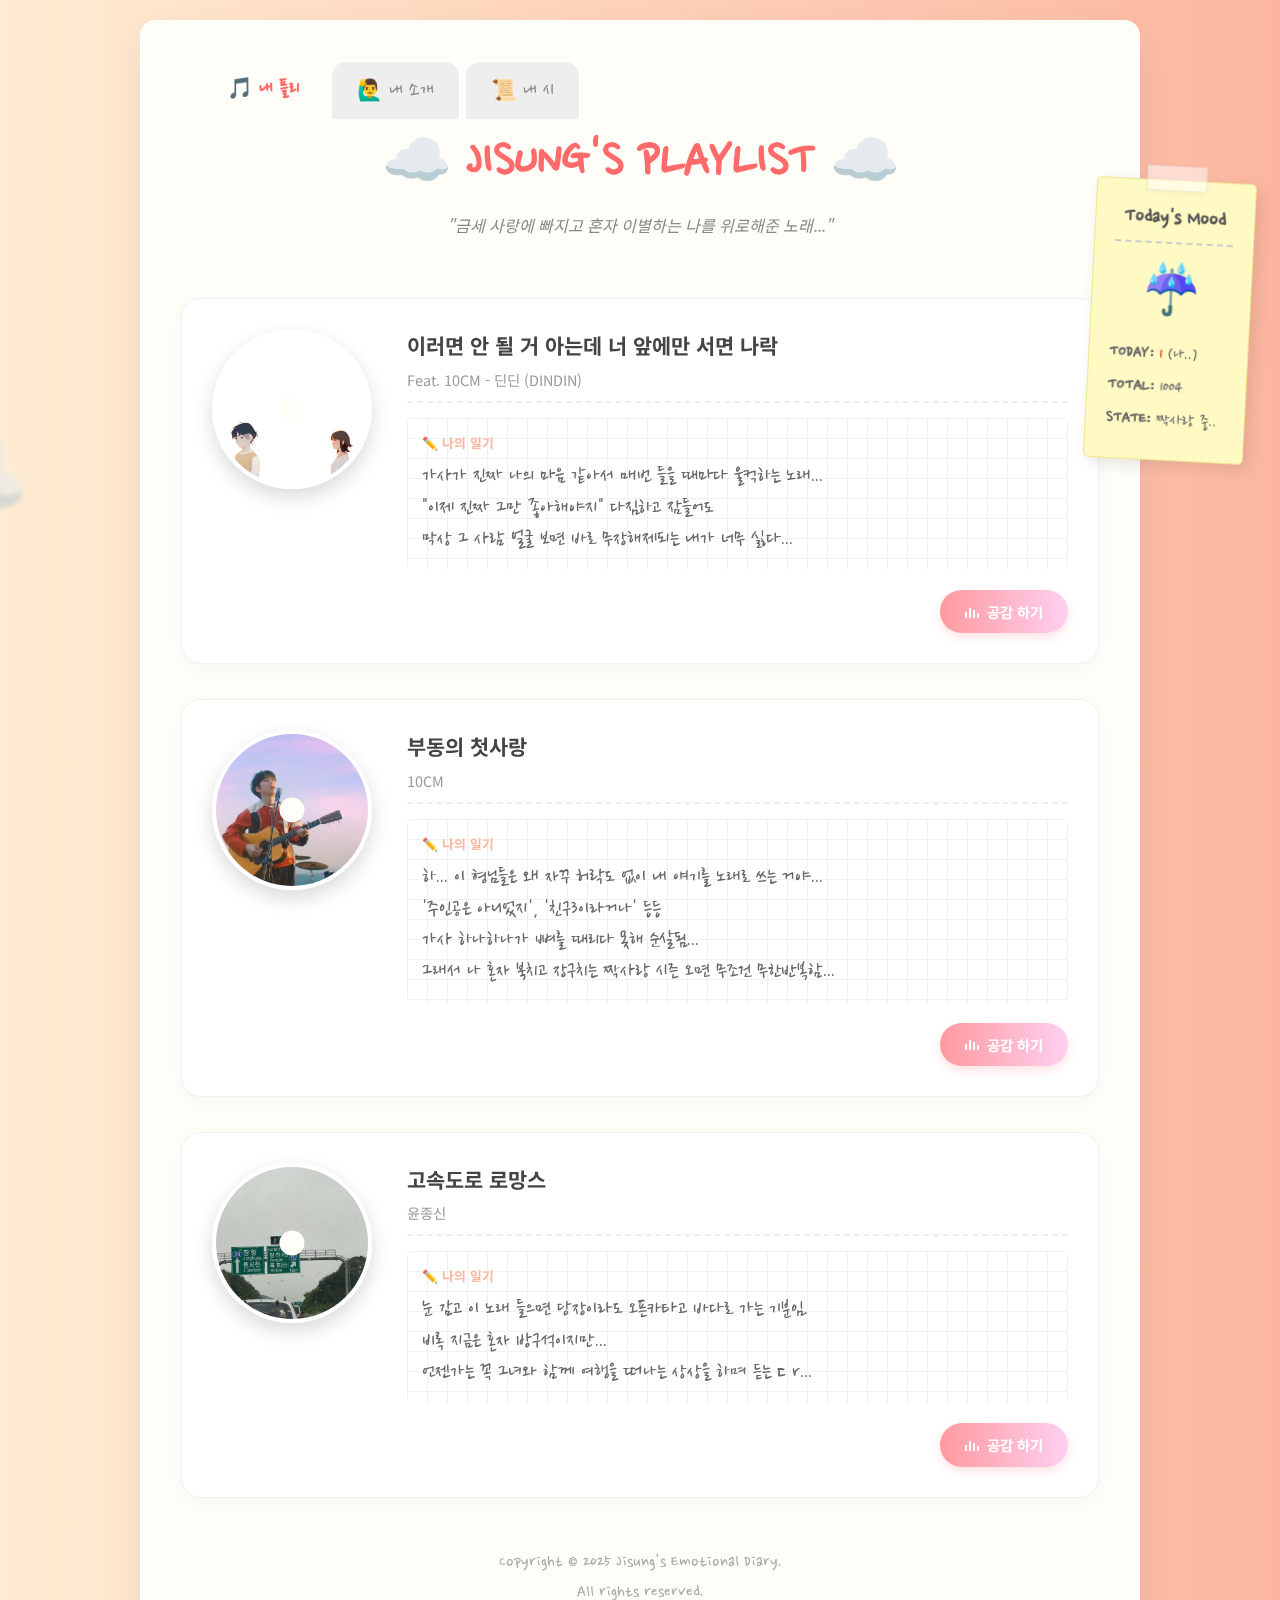
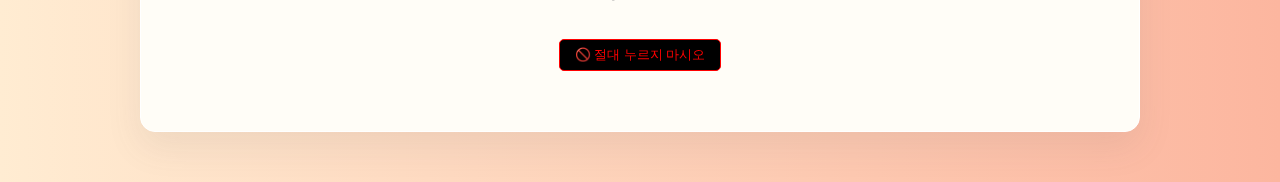
<file: index.html>
<!DOCTYPE html>
<html lang="ko">
<head>
    <meta charset="UTF-8">
    <meta name="viewport" content="width=device-width, initial-scale=1.0">
    <title>나의 명곡 TOP 3 - 지성이의 미니홈피</title>
    <link href="https://fonts.googleapis.com/css2?family=Nanum+Pen+Script&family=Noto+Sans+KR:wght@400;700&display=swap" rel="stylesheet">
    <link rel="stylesheet" href="style.css">
</head>
<body>
    <div class="floating-bg">
        <span class="cloud c1">☁️</span>
        <span class="cloud c2">☁️</span>
        <span class="heart h1">💔</span> <span class="cloud c3">☁️</span>
    </div>

    <div class="side-widget">
        <h3>Today's Mood</h3>
        <div class="mood-icon">☔️</div> <ul class="status-list">
            <li><b>TODAY:</b> <span style="color:red">1</span> (나..)</li>
            <li><b>TOTAL:</b> 1004</li>
            <li><b>STATE:</b> 짝사랑 중..</li>
        </ul>
        <div class="sticker-tape"></div>
    </div>
    <div class="container">
        <ul class="tab-menu">
            <li class="tab-item"><a href="index.html" class="tab-link active">🎵 내 플리</a></li>
            <li class="tab-item"><a href="profile.html" class="tab-link">🙋‍♂️ 내 소개</a></li>
            <li class="tab-item"><a href="poem.html" class="tab-link">📜 내 시</a></li>
        </ul>
        <header>
            <div class="title-box">
                <h1>☁️ JISUNG'S PLAYLIST ☁️</h1>
                <p class="subtitle">"금세 사랑에 빠지고 혼자 이별하는 나를 위로해준 노래..."</p>
            </div>
        </header>

        <main>
            <div class="song-card">
                <div class="image-wrapper">
                    <img src="photo1.jpeg" alt="딘딘 앨범 커버">
                    <div class="center-hole"></div>
                    <span class="rank-badge">PICK 1</span>
                </div>
                <div class="song-content">
                    <div class="song-header">
                        <h2>이러면 안 될 거 아는데 너 앞에만 서면 나락</h2>
                        <p class="artist">Feat. 10CM - 딘딘 (DINDIN)</p>
                    </div>
                    
                    <div class="behind-story">
                        <h3>✏️ 나의 일기</h3>
                        <p class="placeholder-text">가사가 진짜 나의 마음 같아서 매번 들을 때마다 울컥하는 노래...<br>
                        "이제 진짜 그만 좋아해야지" 다짐하고 잠들어도<br>
                        막상 그 사람 얼굴 보면 바로 무장해제되는 내가 너무 싫다...<br>
                        </p>
                    </div>

                    <div class="action-area">
                        <a href="https://www.youtube.com/watch?v=fgAY7BJSKsg&list=RDfgAY7BJSKsg&start_radio=1" target="_blank" class="play-btn">
                            <div class="equalizer">
                                <span></span><span></span><span></span><span></span>
                            </div>
                            <span>공감 하기</span>
                        </a>
                    </div>
                </div>
            </div>

            <div class="song-card">
                <div class="image-wrapper">
                    <img src="photo2.jpeg" alt="10CM 앨범 커버">
                    <div class="center-hole"></div>
                    <span class="rank-badge">PICK 2</span>
                </div>
                <div class="song-content">
                    <div class="song-header">
                        <h2>부동의 첫사랑</h2>
                        <p class="artist">10CM</p>
                    </div>

                    <div class="behind-story">
                        <h3>✏️ 나의 일기</h3>
                        <p class="placeholder-text">하... 이 형님들은 왜 자꾸 허락도 없이 내 얘기를 노래로 쓰는 거야...<br>
                        '주인공은 아니었지', '친구3이라거나' 등등<br>
                        가사 하나하나가 뼈를 때리다 못해 순살됨...<br>
                        그래서 나 혼자 북치고 장구치는 짝사랑 시즌 오면 무조건 무한반복함...<br>
                        </p>
                    </div>

                    <div class="action-area">
                        <a href="https://www.youtube.com/watch?v=6iZyquKcpzg&list=RD6iZyquKcpzg&start_radio=1" target="_blank" class="play-btn">
                            <div class="equalizer">
                                <span></span><span></span><span></span><span></span>
                            </div>
                            <span>공감 하기</span>
                        </a>
                    </div>
                </div>
            </div>

            <div class="song-card">
                <div class="image-wrapper">
                    <img src="photo3.jpeg" alt="윤종신 앨범 커버">
                    <div class="center-hole"></div>
                    <span class="rank-badge">PICK 3</span>
                </div>
                <div class="song-content">
                    <div class="song-header">
                        <h2>고속도로 로망스</h2>
                        <p class="artist">윤종신</p>
                    </div>

                    <div class="behind-story">
                        <h3>✏️ 나의 일기</h3>
                        <p class="placeholder-text">눈 감고 이 노래 들으면 당장이라도 오픈카타고 바다로 가는 기분임.<br>
                        비록 지금은 혼자 방구석이지만...<br>
                        언젠가는 꼭 그녀와 함께 여행을 떠나는 상상을 하며 듣는ㄷr...<br>
                        </p>
                    </div>

                    <div class="action-area">
                        <a href="https://www.youtube.com/watch?v=bzq61UADT3M&list=RDbzq61UADT3M&start_radio=1" target="_blank" class="play-btn">
                            <div class="equalizer">
                                <span></span><span></span><span></span><span></span>
                            </div>
                            <span>공감 하기</span>
                        </a>
                    </div>
                </div>
            </div>
        </main>

        <footer>
            <p>Copyright © 2025 Jisung's Emotional Diary.<br>
            All rights reserved.<br>
            </p>
        </footer>
                <div style="text-align: center; margin-top: 30px; margin-bottom: 20px;">
            <a href="#secret-room" class="secret-btn">🚫 절대 누르지 마시오</a>
        </div>

        <div id="secret-room" class="overlay">
            <div class="popup">
                <h2>🤫 들켰다!</h2>
                <p>
                    여기까지 누르시다니 호기심이 대단하시군요.<br>
                    사실 이 홈페이지는 과제용이기도 하지만...<br>
                    <br>
                    <strong style="color:red;">"미래의 여자친구"</strong>를 위한<br>
                    공개 구혼장이기도 합니다.<br>
                    <br>
                    연락 기다립니다..<br>
                    전번 010-9296-6850<br>
                    이메일 wltjd9699@hanyang.ac.kr<br>
                </p>
                <a href="#" class="close-btn">닫기 (모른 척 하기)</a>
            </div>
        </div>

    </div>

</body>
</html>
</file>
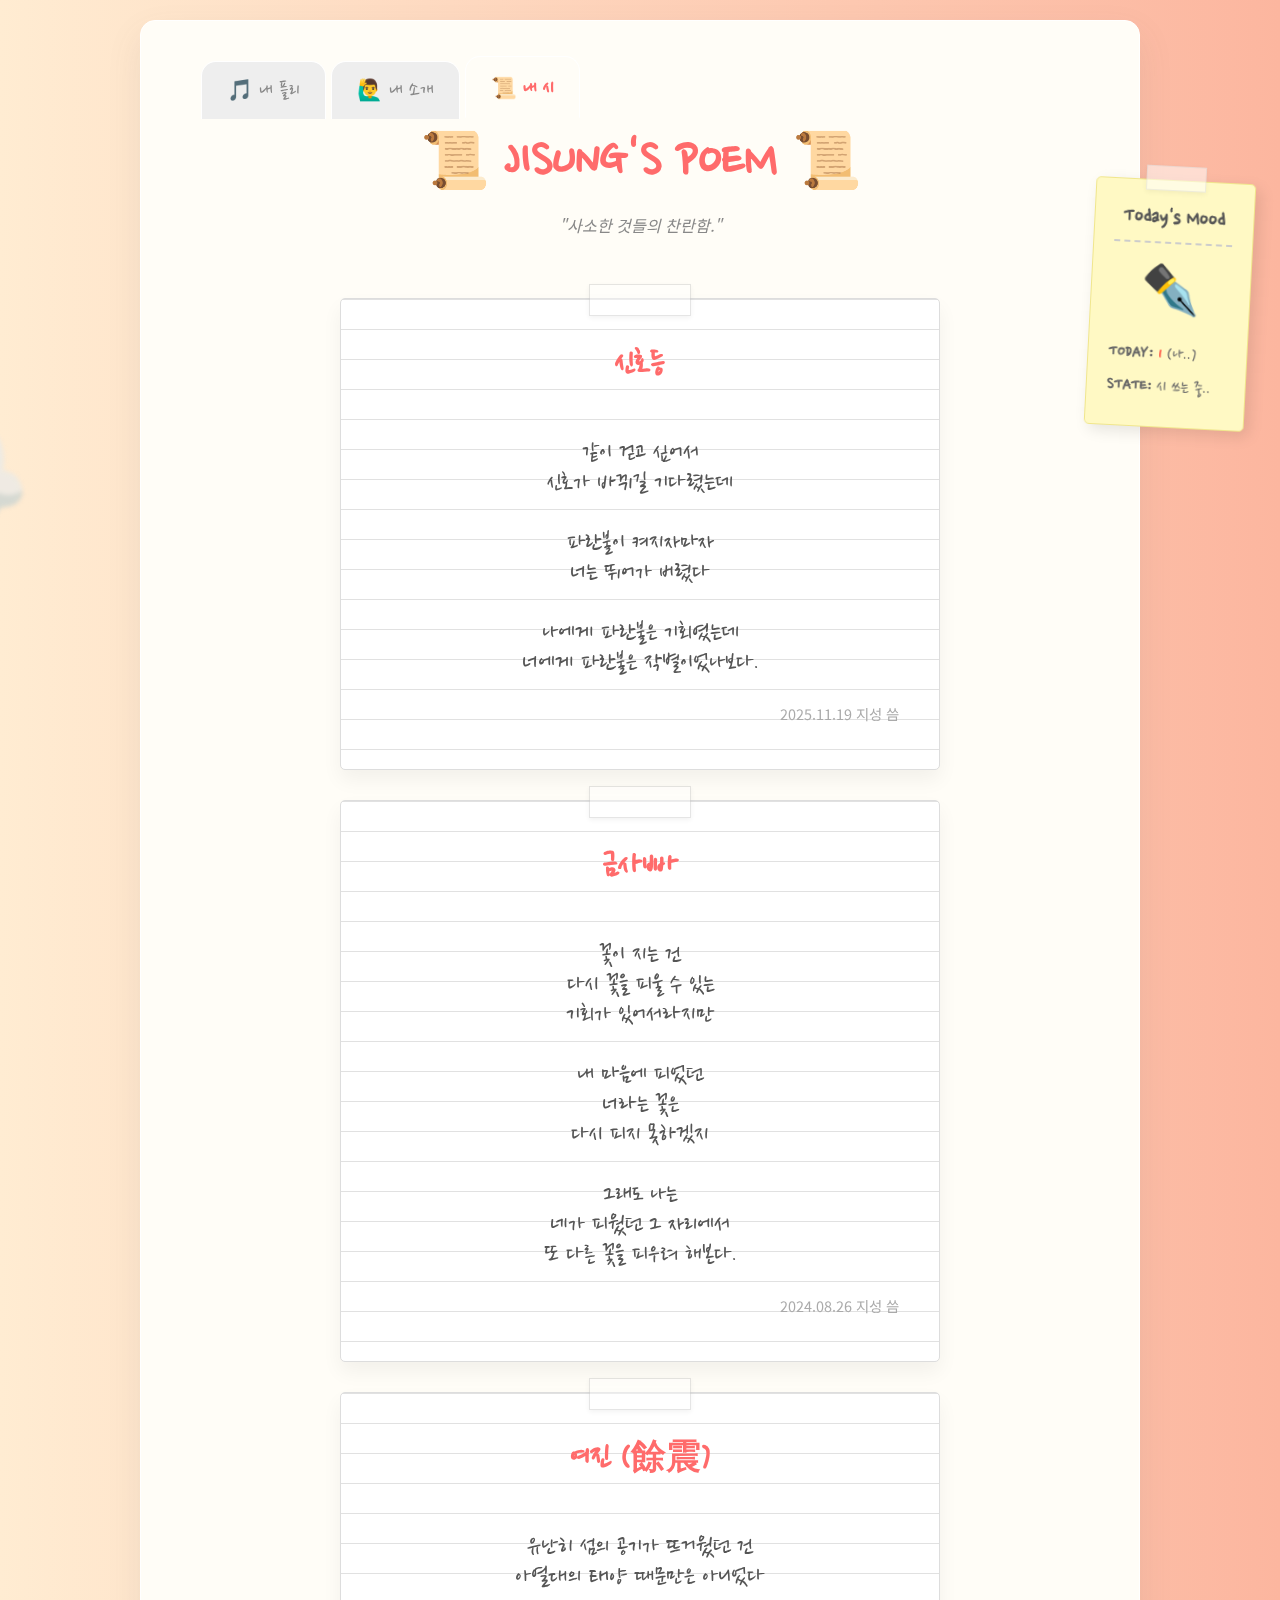
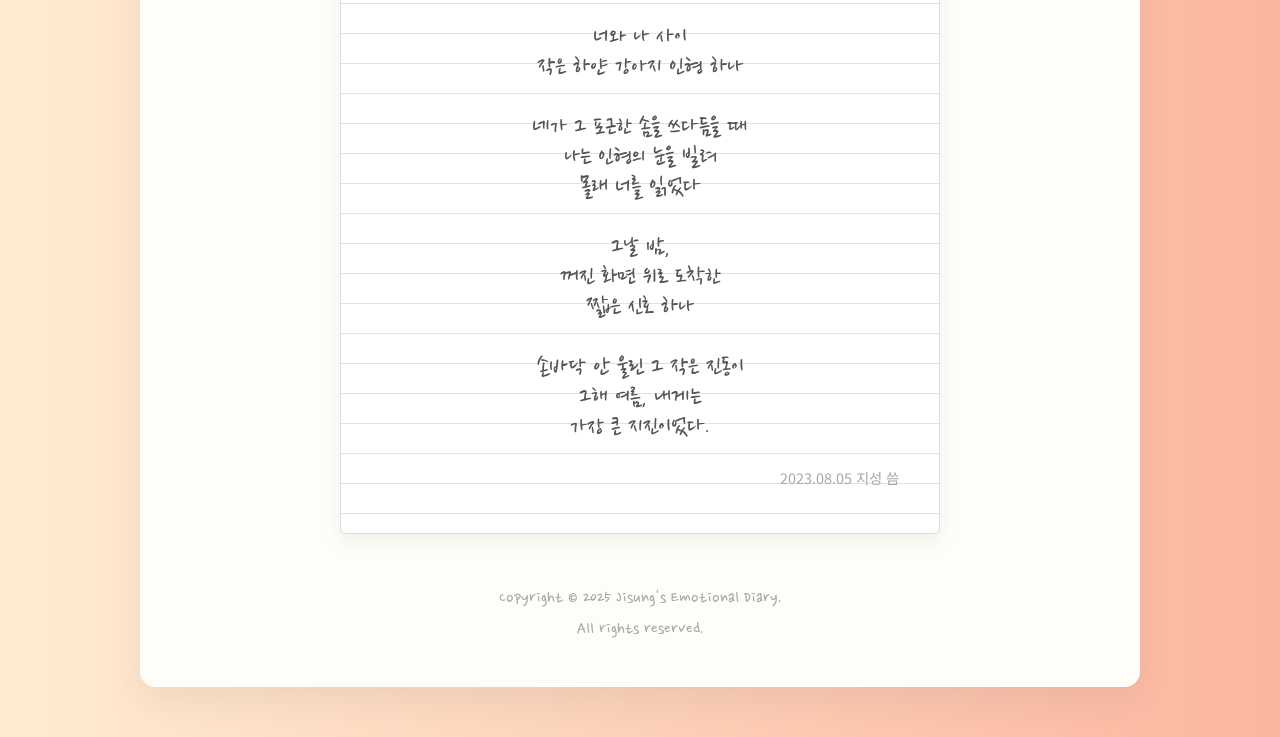
<file: poem.html>
<!DOCTYPE html>
<html lang="ko">
<head>
    <meta charset="UTF-8">
    <meta name="viewport" content="width=device-width, initial-scale=1.0">
    <title>지성이의 시집</title>
    <link href="https://fonts.googleapis.com/css2?family=Nanum+Pen+Script&family=Noto+Sans+KR:wght@400;700&display=swap" rel="stylesheet">
    <link rel="stylesheet" href="style.css">
</head>
<body>
    <div class="floating-bg">
        <span class="cloud c1">☁️</span>
        <span class="cloud c2">☁️</span>
        <span class="heart h1">💔</span>
        <span class="cloud c3">☁️</span>
    </div>
    
    <div class="side-widget">
        <h3>Today's Mood</h3>
        <div class="mood-icon">✒️</div> <ul class="status-list">
            <li><b>TODAY:</b> <span style="color:red">1</span> (나..)</li>
            <li><b>STATE:</b> 시 쓰는 중..</li>
        </ul>
        <div class="sticker-tape"></div>
    </div>

    <div class="container">
        <ul class="tab-menu">
            <li class="tab-item"><a href="index.html" class="tab-link">🎵 내 플리</a></li>
            <li class="tab-item"><a href="profile.html" class="tab-link">🙋‍♂️ 내 소개</a></li>
            <li class="tab-item"><a href="poem.html" class="tab-link active">📜 내 시</a></li>
        </ul>

        <header>
            <div class="title-box">
                <h1>📜 JISUNG'S POEM 📜</h1>
                <p class="subtitle">"사소한 것들의 찬란함."</p>
            </div>
        </header>

        <main class="poem-container">
            
            <div class="poem-paper">
                <h2 class="poem-title">신호등</h2>
                <div class="poem-content">
                    같이 걷고 싶어서
                    신호가 바뀌길 기다렸는데

                    파란불이 켜지자마자
                    너는 뛰어가 버렸다

                    나에게 파란불은 기회였는데
                    너에게 파란불은 작별이었나보다.
                </div>
                <div class="poem-date">2025.11.19 지성 씀</div>
            </div>

            <div class="poem-paper">
                <h2 class="poem-title">금사빠</h2>
                <div class="poem-content">
                    꽃이 지는 건
                    다시 꽃을 피울 수 있는
                    기회가 있어서라지만
                    
                    내 마음에 피었던
                    너라는 꽃은
                    다시 피지 못하겠지

                    그래도 나는
                    네가 피웠던 그 자리에서
                    또 다른 꽃을 피우려 해본다.
                </div>
                <div class="poem-date">2024.08.26 지성 씀</div>
            </div>
            <div class="poem-paper">
                <h2 class="poem-title">여진 (餘震)</h2>
                <div class="poem-content">
                    유난히 섬의 공기가 뜨거웠던 건
                    아열대의 태양 때문만은 아니었다

                    너와 나 사이
                    작은 하얀 강아지 인형 하나

                    네가 그 포근한 솜을 쓰다듬을 때
                    나는 인형의 눈을 빌려
                    몰래 너를 읽었다

                    그날 밤,
                    꺼진 화면 위로 도착한
                    짧은 신호 하나

                    손바닥 안 울린 그 작은 진동이
                    그해 여름, 내게는
                    가장 큰 지진이었다.
                </div>
                <div class="poem-date">2023.08.05 지성 씀</div>
            </div>

        </main>
        
        <footer>
            <p>Copyright © 2025 Jisung's Emotional Diary.<br>
            All rights reserved.<br>
            </p>
        </footer>
    </div>
</body>
</html>
</file>
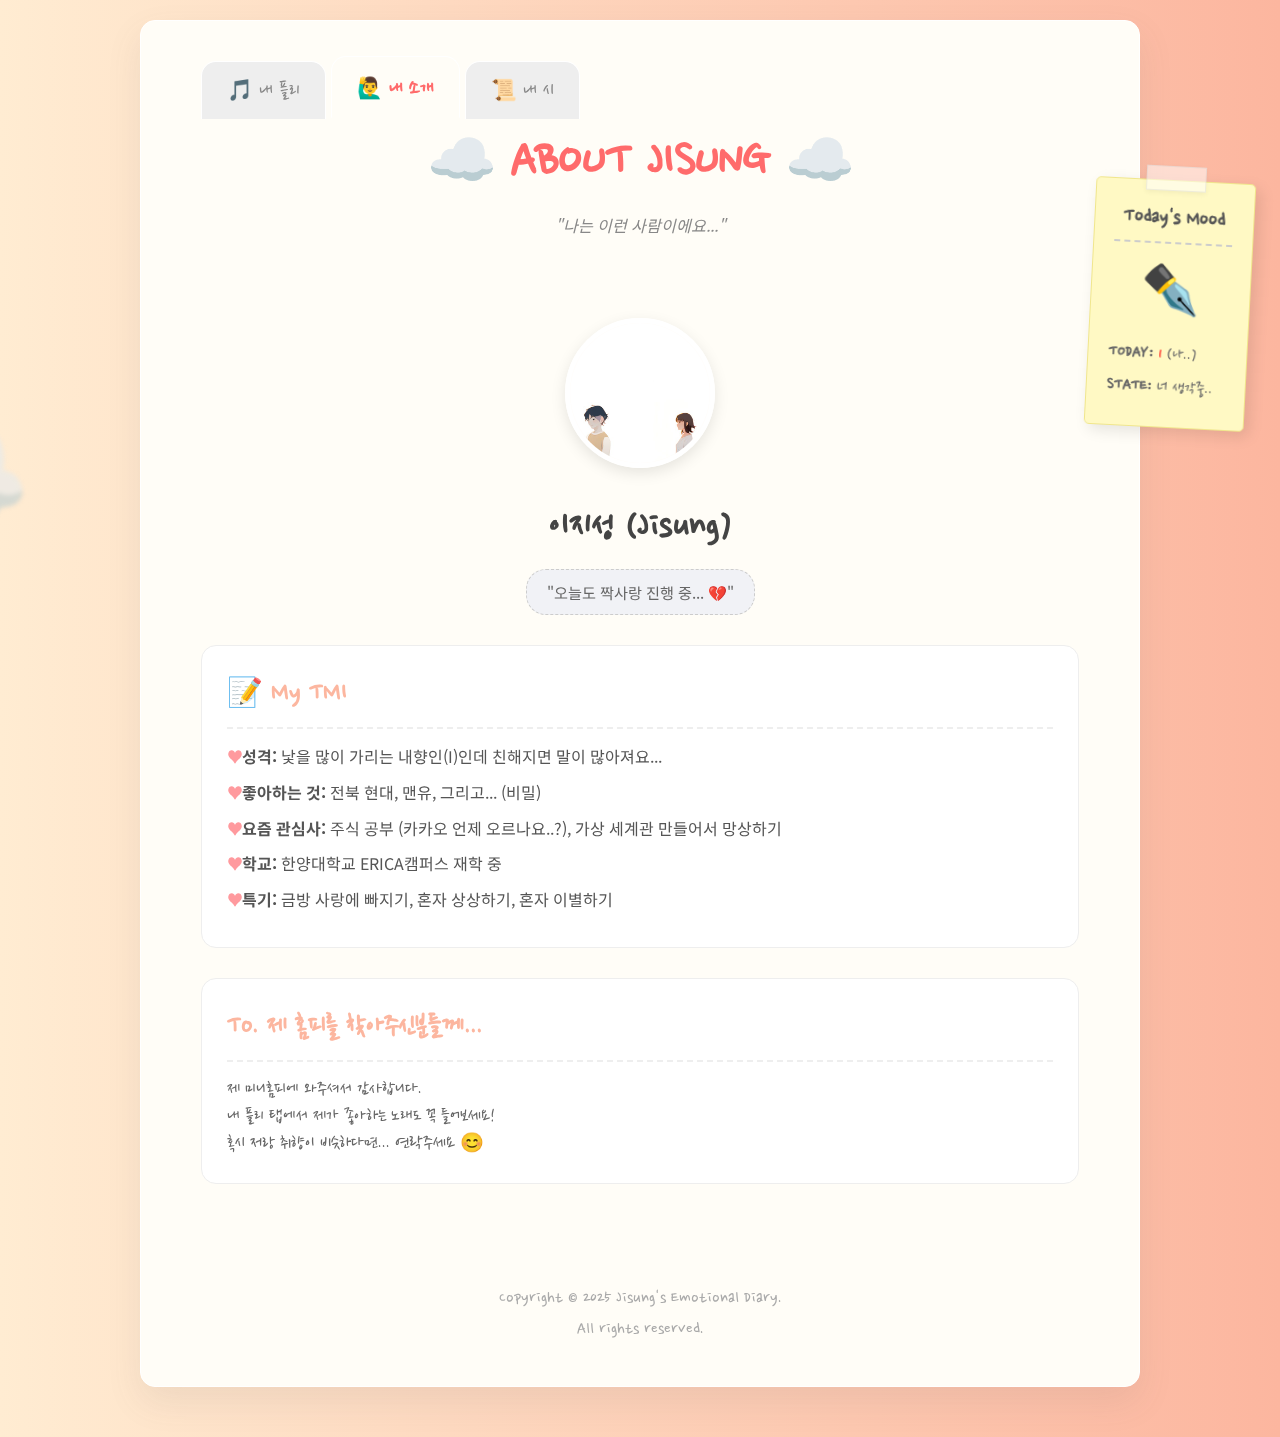
<file: profile.html>
<!DOCTYPE html>
<html lang="ko">
<head>
    <meta charset="UTF-8">
    <meta name="viewport" content="width=device-width, initial-scale=1.0">
    <title>지성이의 프로필</title>
    <link href="https://fonts.googleapis.com/css2?family=Nanum+Pen+Script&family=Noto+Sans+KR:wght@400;700&display=swap" rel="stylesheet">
    <link rel="stylesheet" href="style.css">
</head>
<body>
    <div class="floating-bg">
        <span class="cloud c1">☁️</span>
        <span class="cloud c2">☁️</span>
        <span class="heart h1">💔</span>
        <span class="cloud c3">☁️</span>
    </div>
    
    <div class="side-widget">
        <h3>Today's Mood</h3>
        <div class="mood-icon">✒️</div> <ul class="status-list">
            <li><b>TODAY:</b> <span style="color:red">1</span> (나..)</li>
            <li><b>STATE:</b> 너 생각중..</li>
        </ul>
        <div class="sticker-tape"></div>
    </div>
    <div class="container">
        <ul class="tab-menu">
            <li class="tab-item"><a href="index.html" class="tab-link">🎵 내 플리</a></li>
            <li class="tab-item"><a href="profile.html" class="tab-link active">🙋‍♂️ 내 소개</a></li>
            <li class="tab-item"><a href="poem.html" class="tab-link">📜 내 시</a></li>
        </ul>

        <header>
            <div class="title-box">
                <h1>☁️ ABOUT JISUNG ☁️</h1>
                <p class="subtitle">"나는 이런 사람이에요..."</p>
            </div>
        </header>

        <main class="profile-section">
            <img src="photo1.jpeg" alt="지성이 사진" class="profile-pic">
            
            <div class="profile-info">
                <h2>이지성 (Jisung)</h2>
                <div class="status-message">
                    "오늘도 짝사랑 진행 중... 💔"
                </div>
            </div>

            <div class="tmi-box">
                <h3>📝 My TMI</h3>
                <ul class="tmi-list">
                    <li><b>성격:</b> 낯을 많이 가리는 내향인(I)인데 친해지면 말이 많아져요...</li>
                    <li><b>좋아하는 것:</b> 전북 현대, 맨유, 그리고... (비밀)</li>
                    <li><b>요즘 관심사:</b> 주식 공부 (카카오 언제 오르나요..?), 가상 세계관 만들어서 망상하기</li>
                    <li><b>학교:</b> 한양대학교 ERICA캠퍼스 재학 중</li>
                    <li><b>특기:</b> 금방 사랑에 빠지기, 혼자 상상하기, 혼자 이별하기</li>
                </ul>
            </div>

            <div class="tmi-box">
                <h3>To. 제 홈피를 찾아주신분들께...</h3>
                <p class="placeholder-text" style="font-size: 1.2rem;">
                    제 미니홈피에 와주셔서 감사합니다.<br>
                    내 플리 탭에서 제가 좋아하는 노래도 꼭 들어보세요!<br>
                    혹시 저랑 취향이 비슷하다면... 연락주세요 😊
                </p>
            </div>
        </main>

        <footer>
            <p>Copyright © 2025 Jisung's Emotional Diary.<br>
            All rights reserved.<br>
            </p>
        </footer>
    </div>
</body>
</html>
</file>
<file: style.css>
/* 폰트 및 기본 설정 */
* {
    box-sizing: border-box;
    margin: 0;
    padding: 0;
}

body {
    font-family: 'Noto Sans KR', sans-serif;
    /* 🍑 짝사랑 감성: 따뜻한 피치톤에서 부드러운 하늘색으로 이어지는 파스텔 그라데이션 */
    background: linear-gradient(to top, #dfe9f3 0%, white 100%); 
    background: linear-gradient(120deg, #f6d365 0%, #fda085 100%); /* 노을 질 때 느낌 */
    background: linear-gradient(to right, #ffecd2 0%, #fcb69f 100%); /* 살구빛 설렘 */
    color: #555;
    line-height: 1.6;
    min-height: 100vh;
    padding: 20px 0;
}

/* 컨테이너: 깨끗한 편지지 느낌 */
.container {
    max-width: 1000px;
    width: 95%;
    margin: 0 auto;
    background-color: #fffdf7; /* 아주 연한 미색 (종이 색감) */
    border-radius: 15px;
    /* 그림자를 부드럽게 퍼뜨려 붕 뜬 느낌 */
    box-shadow: 0 15px 35px rgba(100, 100, 100, 0.1);
    padding: 40px;
    position: relative;
    border: 1px solid #fff;
}

/* 헤더 스타일 */
header {
    text-align: center;
    margin-bottom: 60px;
}

.title-box h1 {
    font-family: 'Nanum Pen Script', cursive; /* 손글씨 타이틀 */
    color: #ff6b6b; /* 포인트 컬러: 코랄 핑크 */
    font-size: 3.5rem; /* 타이틀 크기 키움 */
    margin-bottom: 5px;
    letter-spacing: -1px;
}

.subtitle {
    color: #888;
    font-size: 1.0rem;
    font-weight: 400;
    font-style: italic; /* 기울임꼴로 감성 더하기 */
}

/* 노래 카드 스타일 */
.song-card {
    display: flex;
    background: white;
    border-radius: 20px;
    margin-bottom: 35px;
    padding: 30px;
    /* 테두리를 둥글고 부드럽게 */
    border: 1px solid #f0f0f0; 
    box-shadow: 0 5px 20px rgba(0,0,0,0.03);
    transition: transform 0.3s ease;
}

.song-card:hover {
    transform: translateY(-5px);
    border-color: #ffecd2; /* 호버 시 살구빛 테두리 */
}

/* 💿 LP판 스타일 (그대로 유지하되 조금 더 부드럽게) */
.image-wrapper {
    flex: 0 0 160px;
    height: 160px;
    margin-right: 35px;
    border-radius: 50%;
    overflow: hidden;
    position: relative;
    box-shadow: 0 8px 20px rgba(0,0,0,0.15);
    border: 4px solid #fff; /* 흰색 테두리로 깔끔하게 */
}

.image-wrapper img {
    width: 100%;
    height: 100%;
    object-fit: cover;
    transition: transform 0.5s;
}

/* LP판 구멍 */
.center-hole {
    position: absolute;
    top: 50%;
    left: 50%;
    transform: translate(-50%, -50%);
    width: 25px;
    height: 25px;
    background-color: #fffdf7;
    border-radius: 50%;
    z-index: 10;
}

/* 회전 애니메이션 */
@keyframes spin {
    100% { transform: rotate(360deg); }
}

.song-card:hover .image-wrapper img {
    animation: spin 5s linear infinite; /* 천천히 돌아가게 (4s -> 5s) */
}

.rank-badge {
    position: absolute;
    top: 50%;
    left: 50%;
    transform: translate(-50%, -50%);
    background: transparent;
    color: transparent; /* 뱃지 텍스트 숨김 (LP 느낌 강조) */
    width: 100%;
    height: 100%;
    z-index: 20;
}

/* 노래 정보 영역 */
.song-content {
    flex: 1;
    display: flex;
    flex-direction: column;
}

.song-header {
    border-bottom: 2px dashed #eee; /* 점선 밑줄 (노트 느낌) */
    padding-bottom: 10px;
    margin-bottom: 15px;
}

.song-header h2 {
    font-size: 1.3rem;
    color: #444;
    margin-bottom: 5px;
}

.artist {
    color: #999;
    font-size: 0.9rem;
}

/* 📝 일기장 (Behind Story) 디자인 변경 */
.behind-story {
    background-color: #fff; /* 배경 흰색 */
    border: none;
    /* 모눈종이 같은 배경 효과 */
    background-image: linear-gradient(#f1f1f1 1px, transparent 1px), linear-gradient(90deg, #f1f1f1 1px, transparent 1px);
    background-size: 20px 20px;
    
    padding: 15px;
    border-radius: 5px;
    margin-bottom: 20px;
    position: relative;
}

/* '지성이의 일기' 제목 */
.behind-story h3 {
    font-family: 'Noto Sans KR', sans-serif;
    font-size: 0.8rem;
    color: #fcb69f; /* 살구색 */
    margin-bottom: 8px;
}

/* 손글씨 폰트 적용되는 부분 */
.placeholder-text {
    font-family: 'Nanum Pen Script', cursive; /* ✨ 핵심: 손글씨 폰트 */
    color: #666;
    font-size: 1.4rem; /* 손글씨라 조금 크게 */
    line-height: 1.4;
}

/* 버튼 스타일: 부드러운 파스텔톤 */
.action-area {
    text-align: right;
}

.play-btn {
    display: inline-flex;
    align-items: center;
    justify-content: center;
    padding: 10px 25px;
    /* 부드러운 코랄 그라데이션 */
    background: linear-gradient(to right, #ff9a9e 0%, #fecfef 99%, #fecfef 100%);
    color: white;
    text-decoration: none;
    border-radius: 50px; /* 둥글게 */
    font-weight: bold;
    font-size: 0.9rem;
    box-shadow: 0 4px 10px rgba(255, 154, 158, 0.3);
    transition: all 0.3s;
    gap: 8px;
}

.play-btn:hover {
    transform: translateY(-2px);
    box-shadow: 0 6px 15px rgba(255, 154, 158, 0.5);
}


/* 이퀄라이저 (흰색 막대) */
.equalizer {
    display: flex;
    align-items: flex-end;
    height: 12px;
    gap: 2px;
}

.equalizer span {
    display: block;
    width: 2px;
    background-color: white;
    animation: bounce 1s infinite ease-in-out;
}

.equalizer span:nth-child(1) { height: 6px; animation-delay: 0s; }
.equalizer span:nth-child(2) { height: 10px; animation-delay: 0.2s; }
.equalizer span:nth-child(3) { height: 8px; animation-delay: 0.4s; }
.equalizer span:nth-child(4) { height: 5px; animation-delay: 0.1s; }

@keyframes bounce {
    0%, 100% { height: 3px; }
    50% { height: 12px; }
}

/* 모바일 반응형 */
@media (max-width: 768px) {
    .song-card {
        flex-direction: column;
        text-align: center;
    }
    
    .image-wrapper {
        margin: 0 auto 20px auto;
    }

    .song-header {
        border-bottom: none; /* 모바일은 밑줄 제거 */
    }
    
    .behind-story {
        text-align: left; /* 글씨는 왼쪽 정렬 유지 */
    }

    .action-area {
        text-align: center;
    }
}

footer {
    text-align: center;
    margin-top: 50px;
    color: #aaa;
    font-family: 'Nanum Pen Script', cursive;
    font-size: 1.2rem;
}

/* --- 탭 메뉴 스타일 추가 --- */
.tab-menu {
    display: flex;
    list-style: none;
    margin-bottom: -1px; /* 컨테이너와 선을 겹치게 */
    padding-left: 20px;
    z-index: 10;
    position: relative;
}

.tab-item {
    margin-right: 5px;
}

.tab-link {
    display: block;
    padding: 12px 25px;
    background-color: #eee; /* 꺼진 탭 색상 */
    color: #888;
    text-decoration: none;
    border-radius: 15px 15px 0 0; /* 위쪽만 둥글게 */
    font-family: 'Nanum Pen Script', cursive;
    font-size: 1.3rem;
    border: 1px solid #fff;
    border-bottom: none;
    transition: all 0.3s;
}

.tab-link:hover {
    background-color: #f9f9f9;
    color: #ff6b6b;
}

/* 활성화된 탭 스타일 */
.tab-link.active {
    background-color: #fffdf7; /* 컨테이너 배경색과 동일 */
    color: #ff6b6b;
    font-weight: bold;
    border-bottom: 1px solid #fffdf7; /* 밑줄을 지워서 연결된 느낌 */
    padding-top: 15px; /* 살짝 위로 올라온 느낌 */
    margin-top: -5px;
}

/* --- 프로필 페이지(About Me) 스타일 --- */
.profile-section {
    text-align: center;
    padding: 20px;
}

.profile-pic {
    width: 150px;
    height: 150px;
    border-radius: 50%;
    object-fit: cover;
    border: 5px solid white;
    box-shadow: 0 5px 15px rgba(0,0,0,0.1);
    margin-bottom: 20px;
}

.profile-info h2 {
    font-family: 'Nanum Pen Script', cursive;
    font-size: 2.5rem;
    color: #444;
    margin-bottom: 10px;
}

.status-message {
    background-color: #f1f2f6;
    display: inline-block;
    padding: 10px 20px;
    border-radius: 20px;
    color: #666;
    font-size: 0.95rem;
    margin-bottom: 30px;
    border: 1px dashed #ccc;
}

.tmi-box {
    background-color: white;
    border: 1px solid #eee;
    border-radius: 15px;
    padding: 25px;
    text-align: left;
    margin-bottom: 30px;
}

.tmi-box h3 {
    font-family: 'Nanum Pen Script', cursive;
    font-size: 1.8rem;
    color: #fcb69f;
    border-bottom: 2px dashed #eee;
    padding-bottom: 10px;
    margin-bottom: 15px;
}

.tmi-list li {
    list-style: none;
    margin-bottom: 10px;
    font-size: 1rem;
    color: #555;
    padding-left: 15px;
    position: relative;
}

.tmi-list li::before {
    content: '♥';
    color: #ff9a9e;
    position: absolute;
    left: 0;
}
/* --- ▼▼▼ 여백 채우기 디자인 추가 ▼▼▼ --- */

/* 1. 배경 애니메이션 (구름 & 하트) */
.floating-bg {
    position: fixed;
    top: 0;
    left: 0;
    width: 100%;
    height: 100%;
    z-index: -1; /* 컨텐츠 뒤로 보내기 */
    pointer-events: none; /* 마우스 클릭 방해 안 하게 */
    overflow: hidden;
}

.floating-bg span {
    position: absolute;
    opacity: 0.6;
    filter: blur(2px); /* 몽환적인 느낌을 위해 살짝 흐리게 */
    animation: float 20s infinite linear;
}

/* 구름/하트 위치 및 속도 잡기 */
.c1 { top: 10%; left: -10%; font-size: 5rem; animation-duration: 35s; }
.c2 { top: 40%; left: -10%; font-size: 8rem; animation-duration: 45s; animation-delay: 5s; }
.c3 { top: 70%; left: -10%; font-size: 6rem; animation-duration: 30s; animation-delay: 10s; }
.h1 { top: 20%; left: -10%; font-size: 3rem; animation-duration: 25s; animation-delay: 15s; color: #ff9a9e; }

/* 둥둥 떠다니는 움직임 */
@keyframes float {
    0% { transform: translateX(0) rotate(0deg); }
    100% { transform: translateX(110vw) rotate(20deg); } /* 화면 왼쪽에서 오른쪽 끝까지 이동 */
}


/* 2. 우측 사이드 위젯 (포스트잇 스티커) */
.side-widget {
    position: fixed;
    right: 30px;
    top: 180px;
    width: 160px;
    background-color: #fff9c4; /* 노란 포스트잇 색상 */
    padding: 20px;
    border-radius: 5px;
    box-shadow: 5px 5px 15px rgba(0,0,0,0.1);
    transform: rotate(3deg); /* 살짝 삐뚤어지게 붙이기 */
    z-index: 10; /* 컨텐츠 위에 보이게 */
    font-family: 'Nanum Pen Script', cursive;
    text-align: center;
    border: 1px solid #f0e68c;
}

/* 위에 붙은 스카치 테이프 느낌 */
.sticker-tape {
    position: absolute;
    top: -15px;
    left: 50%;
    transform: translateX(-50%);
    width: 60px;
    height: 25px;
    background-color: rgba(255, 255, 255, 0.5);
    border: 1px solid rgba(200, 200, 200, 0.3);
    box-shadow: 0 2px 5px rgba(0,0,0,0.05);
}

.side-widget h3 {
    font-size: 1.4rem;
    color: #555;
    margin-bottom: 10px;
    border-bottom: 2px dashed #ccc;
    padding-bottom: 5px;
}

.mood-icon {
    font-size: 3rem;
    margin-bottom: 10px;
}

.status-list {
    text-align: left;
    list-style: none;
    font-size: 1.1rem;
    color: #666;
}

.status-list li {
    margin-bottom: 5px;
}

/* 모바일에서는 배경 구름만 남기고 사이드 위젯은 가리기 (화면 좁으니까) */
@media (max-width: 1200px) {
    .side-widget {
        display: none;
    }
}

/* --- 📜 '내 시' 탭 전용 스타일 --- */

.poem-container {
    display: flex;
    flex-direction: column;
    align-items: center;
    gap: 30px;
}

.poem-paper {
    background-color: #fff;
    width: 100%;
    max-width: 600px;
    padding: 40px;
    box-shadow: 0 10px 20px rgba(0,0,0,0.05);
    border-radius: 5px;
    /* 종이 질감 및 줄무늬 효과 */
    background-image: linear-gradient(#e1e1e1 1px, transparent 1px);
    background-size: 100% 30px; /* 30px 간격의 줄 */
    line-height: 30px; /* 줄 간격과 맞춤 */
    position: relative;
    border: 1px solid #ddd;
}

/* 종이 구겨진 느낌이나 테이프 효과 */
.poem-paper::before {
    content: '';
    position: absolute;
    top: -15px;
    left: 50%;
    transform: translateX(-50%);
    width: 100px;
    height: 30px;
    background-color: rgba(255, 255, 255, 0.4);
    border: 1px solid rgba(0,0,0,0.1);
    box-shadow: 0 2px 5px rgba(0,0,0,0.05);
}

.poem-title {
    font-family: 'Nanum Pen Script', cursive;
    font-size: 2.2rem;
    text-align: center;
    color: #ff6b6b;
    margin-bottom: 30px;
    margin-top: 10px;
}

.poem-content {
    font-family: 'Nanum Pen Script', cursive;
    font-size: 1.6rem;
    color: #555;
    text-align: center;
    white-space: pre-line; /* 줄바꿈 인식 */
}

.poem-date {
    text-align: right;
    font-size: 0.9rem;
    color: #aaa;
    margin-top: 20px;
    font-family: 'Noto Sans KR', sans-serif;
}
/* --- 📢 망상 뉴스 바 (CSS 애니메이션) --- */
.news-ticker {
    position: fixed;
    bottom: 0;
    left: 0;
    width: 100%;
    background-color: #333;
    color: #fff;
    padding: 10px 0;
    overflow: hidden;
    white-space: nowrap;
    z-index: 100;
    font-family: 'Noto Sans KR', sans-serif;
    font-size: 0.9rem;
    border-top: 2px solid #ff6b6b;
}

.ticker-wrap {
    display: inline-block;
    padding-left: 100%; /* 오른쪽 끝에서 시작 */
    animation: ticker 20s linear infinite; /* 20초 동안 무한 반복 */
}

.ticker-item {
    display: inline-block;
    padding-right: 0;
}

@keyframes ticker {
    0% { transform: translate3d(0, 0, 0); }
    100% { transform: translate3d(-100%, 0, 0); }
}

/* 뉴스 바 때문에 하단 내용이 가려지지 않게 body 여백 추가 */
body {
    padding-bottom: 50px; 
}
/* --- 🤫 비밀의 방 (CSS Only 팝업) --- */

/* 절대 누르지 마시오 버튼 */
.secret-btn {
    display: inline-block;
    background-color: #000;
    color: red;
    padding: 5px 15px;
    font-family: 'Gowun Dodum', sans-serif;
    text-decoration: none;
    font-size: 0.8rem;
    border-radius: 5px;
    border: 1px solid red;
    transition: all 0.3s;
}

.secret-btn:hover {
    background-color: red;
    color: white;
    font-weight: bold;
    box-shadow: 0 0 10px red;
}

/* 팝업 뒷배경 (평소에는 숨김) */
.overlay {
    position: fixed;
    top: 0;
    left: 0;
    width: 100%;
    height: 100%;
    background: rgba(0, 0, 0, 0.8); /* 반투명 검은색 */
    z-index: 999;
    display: none; /* 평소엔 안 보임 */
    align-items: center;
    justify-content: center;
    backdrop-filter: blur(5px);
}

/* 주소창 뒤에 #secret-room이 붙으면 나타나라! (핵심 원리) */
.overlay:target {
    display: flex; 
}

/* 팝업창 디자인 */
.popup {
    background: white;
    padding: 40px;
    border-radius: 15px;
    text-align: center;
    width: 80%;
    max-width: 400px;
    box-shadow: 0 0 20px rgba(255, 255, 255, 0.5);
    animation: popUp 0.5s ease-out;
    border: 5px solid #ff6b6b;
}

.popup h2 {
    font-family: 'Nanum Pen Script', cursive;
    font-size: 2.5rem;
    margin-bottom: 20px;
    color: #ff6b6b;
}

.popup p {
    font-family: 'Noto Sans KR', sans-serif;
    font-size: 1rem;
    margin-bottom: 30px;
    line-height: 1.8;
}

.close-btn {
    display: inline-block;
    background-color: #555;
    color: white;
    padding: 10px 20px;
    text-decoration: none;
    border-radius: 30px;
    font-weight: bold;
}

.close-btn:hover {
    background-color: #333;
}

@keyframes popUp {
    0% { transform: scale(0.5); opacity: 0; }
    100% { transform: scale(1); opacity: 1; }
}
</file>
